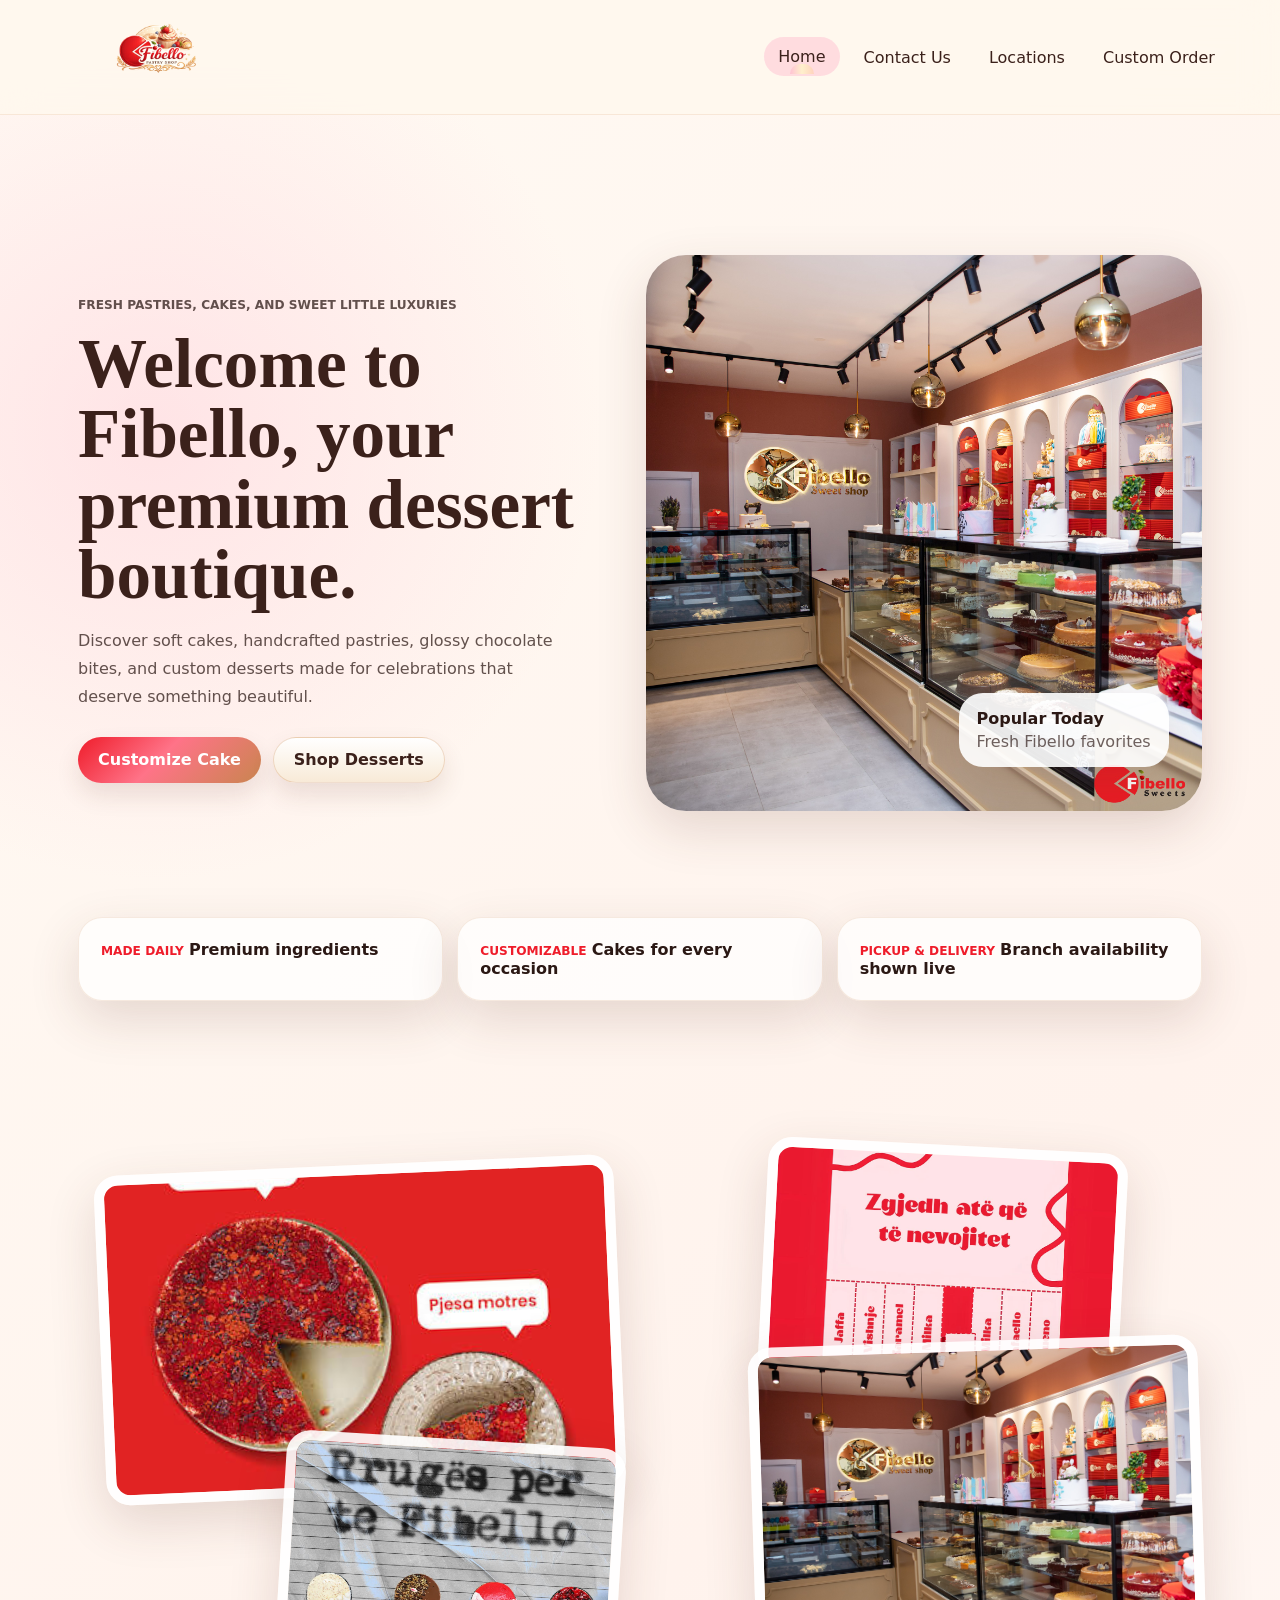
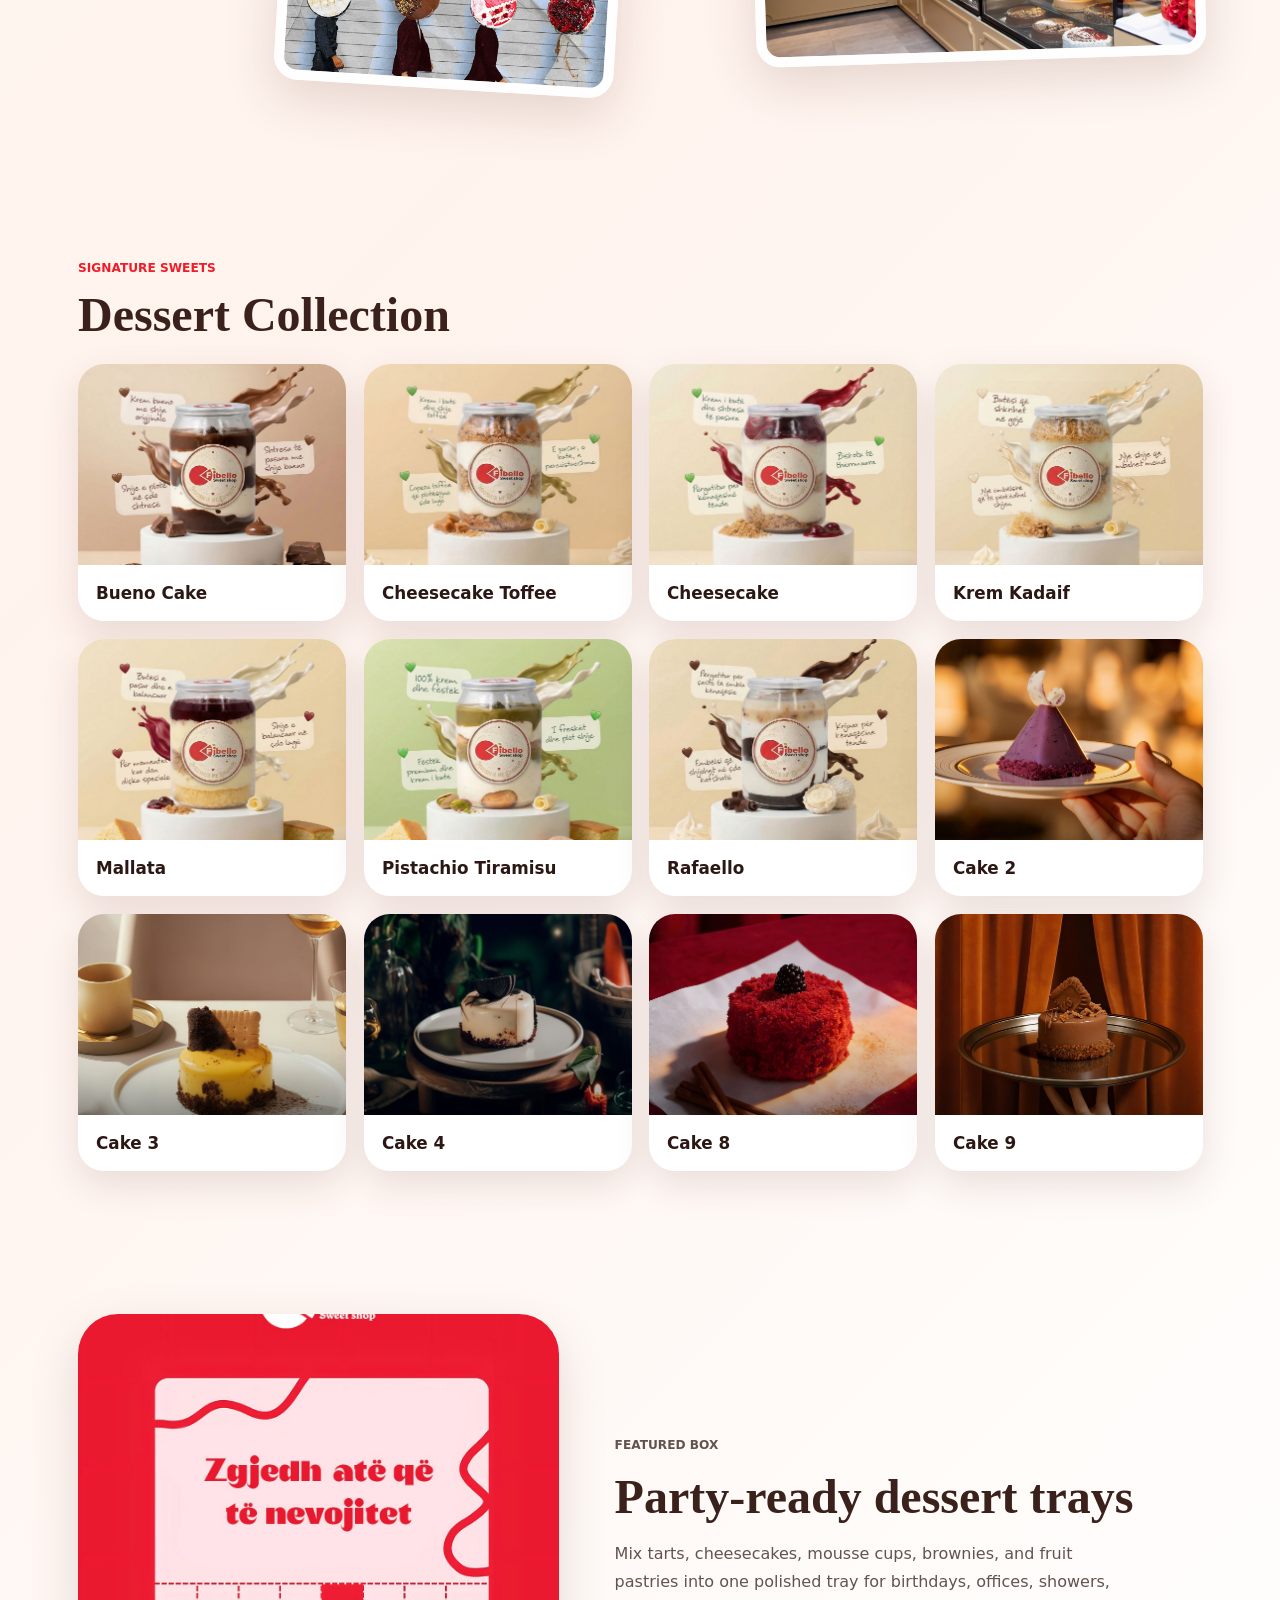
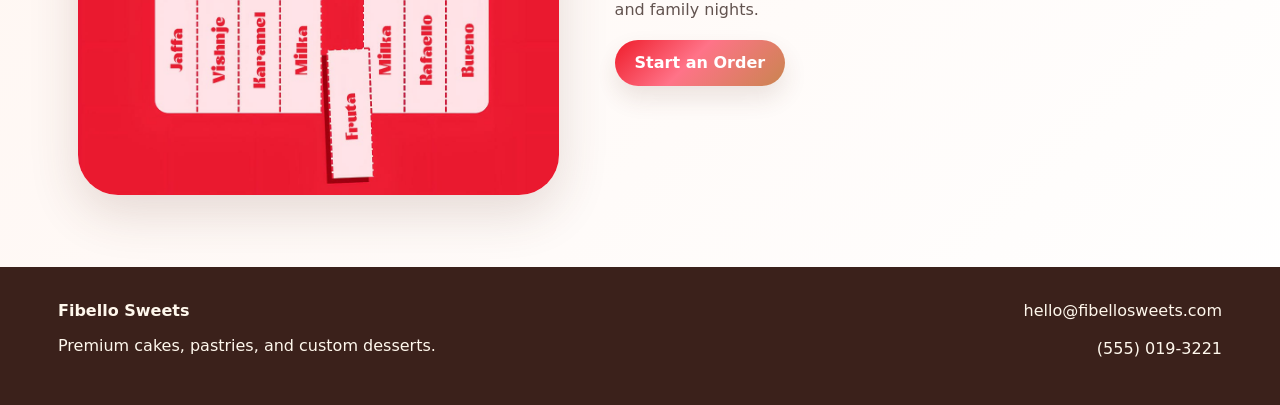
<file: fibello-sweets-pink/index.html>
<!doctype html>
<html lang="en">
  <head>
    <meta charset="UTF-8" />
    <meta name="viewport" content="width=device-width, initial-scale=1.0" />
    <title>Fibello Sweets</title>
    <link rel="icon" type="image/png" href="assets/fibello-logo.png?v=pastry-logo" />
    <link rel="stylesheet" href="styles.css" />
  </head>
  <body>
    <header class="site-header">
      <nav class="nav" aria-label="Main navigation">
        <a class="brand" href="index.html" aria-label="Fibello home">
          <img src="assets/fibello-logo.png?v=pastry-logo" alt="Fibello Pastry Shop logo" />
        </a>
        <button class="menu-toggle" aria-label="Toggle menu" aria-expanded="false">
          <span></span>
          <span></span>
          <span></span>
        </button>
        <div class="nav-links">
          <a class="active" href="index.html">Home</a>
          <a href="contact.html">Contact Us</a>
          <a href="locations.html">Locations</a>
          <a href="custom-order.html">Custom Order</a>
        </div>
      </nav>
    </header>

    <main>
      <section id="home" class="page active">
        <div class="hero">
          <div class="hero-copy">
            <p class="eyebrow">Fresh pastries, cakes, and sweet little luxuries</p>
            <h1>Welcome to Fibello, your premium dessert boutique.</h1>
            <p>
              Discover soft cakes, handcrafted pastries, glossy chocolate bites, and custom desserts made for celebrations that deserve something beautiful.
            </p>
            <div class="hero-actions">
              <a class="frost-btn primary" href="custom-order.html">Customize Cake</a>
              <a class="frost-btn ghost" href="#desserts">Shop Desserts</a>
            </div>
          </div>
          <div class="hero-dessert" aria-label="Featured dessert">
            <img src="fibellosweets/fibellosweets.jpg" alt="Fibello sweets display" />
            <div class="floating-card">
              <strong>Popular Today</strong>
              <span>Fresh Fibello favorites</span>
            </div>
          </div>
        </div>

        <section class="section strip">
          <div>
            <span class="mini-label">Made daily</span>
            <strong>Premium ingredients</strong>
          </div>
          <div>
            <span class="mini-label">Customizable</span>
            <strong>Cakes for every occasion</strong>
          </div>
          <div>
            <span class="mini-label">Pickup & delivery</span>
            <strong>Branch availability shown live</strong>
          </div>
        </section>

        <section class="section home-gallery" aria-label="Fibello sweets photos">
          <div class="photo-scatter">
            <img class="scatter-one" src="fibellosweets/fibello-display.jpg" alt="Fibello dessert display" />
            <img class="scatter-two" src="fibellosweets/taste.jpg" alt="Fibello dessert close-up" />
            <img class="scatter-three" src="fibellosweets/walking-cake.jpg" alt="Fibello cake display" />
            <img class="scatter-four" src="fibellosweets/fibellosweets.jpg" alt="Fibello sweets assortment" />
          </div>
        </section>

        <section id="desserts" class="section">
          <div class="section-heading">
            <div>
              <p class="eyebrow">Signature sweets</p>
              <h2>Dessert Collection</h2>
            </div>
          </div>
          <div id="dessert-grid" class="dessert-grid" aria-live="polite"></div>
        </section>

        <section class="section featured">
          <div class="feature-image">
            <img src="fibellosweets/taste.jpg" alt="Fibello dessert close-up" />
          </div>
          <div class="feature-copy">
            <p class="eyebrow">Featured box</p>
            <h2>Party-ready dessert trays</h2>
            <p>Mix tarts, cheesecakes, mousse cups, brownies, and fruit pastries into one polished tray for birthdays, offices, showers, and family nights.</p>
            <a class="frost-btn primary" href="custom-order.html">Start an Order</a>
          </div>
        </section>
      </section>
    </main>

    <footer class="footer">
      <div>
        <strong>Fibello Sweets</strong>
        <p>Premium cakes, pastries, and custom desserts.</p>
      </div>
      <div>
        <a href="mailto:hello@fibellosweets.com">hello@fibellosweets.com</a>
        <span>(555) 019-3221</span>
      </div>
    </footer>

    <script type="module" src="js/nav.js"></script>
    <script type="module" src="js/products.js"></script>
  </body>
</html>
</file>
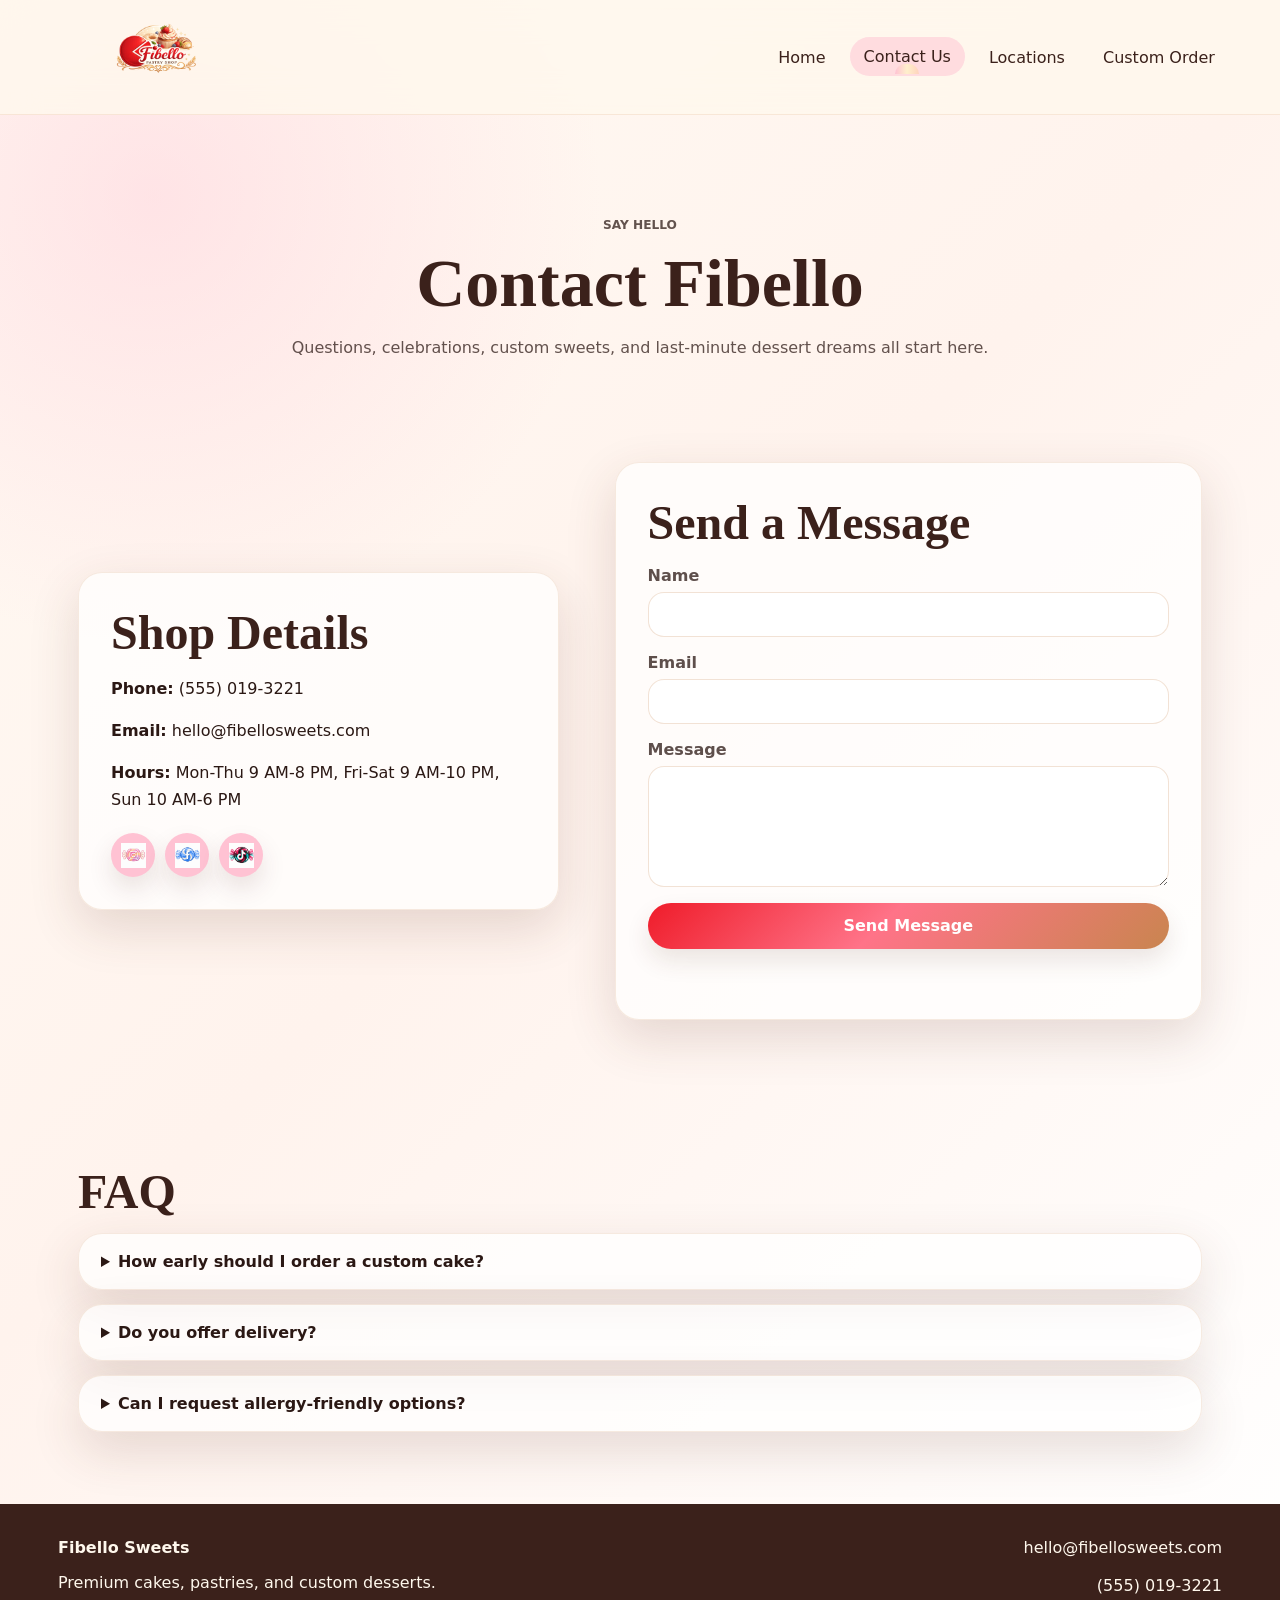
<file: fibello-sweets-pink/contact.html>
<!doctype html>
<html lang="en">
  <head>
    <meta charset="UTF-8" />
    <meta name="viewport" content="width=device-width, initial-scale=1.0" />
    <title>Contact Us | Fibello Sweets</title>
    <link rel="icon" type="image/png" href="assets/fibello-logo.png?v=pastry-logo" />
    <link rel="stylesheet" href="styles.css" />
  </head>
  <body>
    <header class="site-header">
      <nav class="nav" aria-label="Main navigation">
        <a class="brand" href="index.html" aria-label="Fibello home">
          <img src="assets/fibello-logo.png?v=pastry-logo" alt="Fibello Pastry Shop logo" />
        </a>
        <button class="menu-toggle" aria-label="Toggle menu" aria-expanded="false"><span></span><span></span><span></span></button>
        <div class="nav-links">
          <a href="index.html">Home</a>
          <a class="active" href="contact.html">Contact Us</a>
          <a href="locations.html">Locations</a>
          <a href="custom-order.html">Custom Order</a>
        </div>
      </nav>
    </header>

    <main>
      <section class="page active">
        <div class="page-hero compact">
          <p class="eyebrow">Say hello</p>
          <h1>Contact Fibello</h1>
          <p>Questions, celebrations, custom sweets, and last-minute dessert dreams all start here.</p>
        </div>
        <section class="contact-layout section">
          <div class="contact-card">
            <h2>Shop Details</h2>
            <p><strong>Phone:</strong> <a href="tel:+15550193221">(555) 019-3221</a></p>
            <p><strong>Email:</strong> <a href="mailto:hello@fibellosweets.com">hello@fibellosweets.com</a></p>
            <p><strong>Hours:</strong> Mon-Thu 9 AM-8 PM, Fri-Sat 9 AM-10 PM, Sun 10 AM-6 PM</p>
            <div class="social-row" aria-label="Social links">
              <a class="social-dessert" href="https://www.instagram.com/fibellosweets/?hl=en" aria-label="Instagram" target="_blank" rel="noopener">
                <img src="fibellosweets/social-media/instagram-logo.png" alt="" />
              </a>
              <a class="social-dessert" href="https://www.facebook.com/fibellollc/" aria-label="Facebook" target="_blank" rel="noopener">
                <img src="fibellosweets/social-media/facebook-logo.png" alt="" />
              </a>
              <a class="social-dessert" href="https://www.tiktok.com/@fibellosweets" aria-label="TikTok" target="_blank" rel="noopener">
                <img src="fibellosweets/social-media/tiktok-logo.png" alt="" />
              </a>
            </div>
          </div>
          <form class="contact-form" id="contact-form">
            <h2>Send a Message</h2>
            <label>Name<input name="name" required /></label>
            <label>Email<input type="email" name="email" required /></label>
            <label>Message<textarea name="message" rows="5" required></textarea></label>
            <button class="frost-btn primary" type="submit">Send Message</button>
            <p class="form-status" role="status"></p>
          </form>
        </section>
        <section class="section faq">
          <h2>FAQ</h2>
          <details>
            <summary>How early should I order a custom cake?</summary>
            <p>Three to five days is ideal. Larger event cakes may need one to two weeks.</p>
          </details>
          <details>
            <summary>Do you offer delivery?</summary>
            <p>Yes, delivery availability depends on branch schedule and distance.</p>
          </details>
          <details>
            <summary>Can I request allergy-friendly options?</summary>
            <p>Add allergy notes to your custom order and our team will confirm what is possible.</p>
          </details>
        </section>
      </section>
    </main>

    <footer class="footer">
      <div><strong>Fibello Sweets</strong><p>Premium cakes, pastries, and custom desserts.</p></div>
      <div><a href="mailto:hello@fibellosweets.com">hello@fibellosweets.com</a><span>(555) 019-3221</span></div>
    </footer>

    <script type="module" src="js/nav.js"></script>
    <script type="module" src="js/contact.js"></script>
  </body>
</html>
</file>
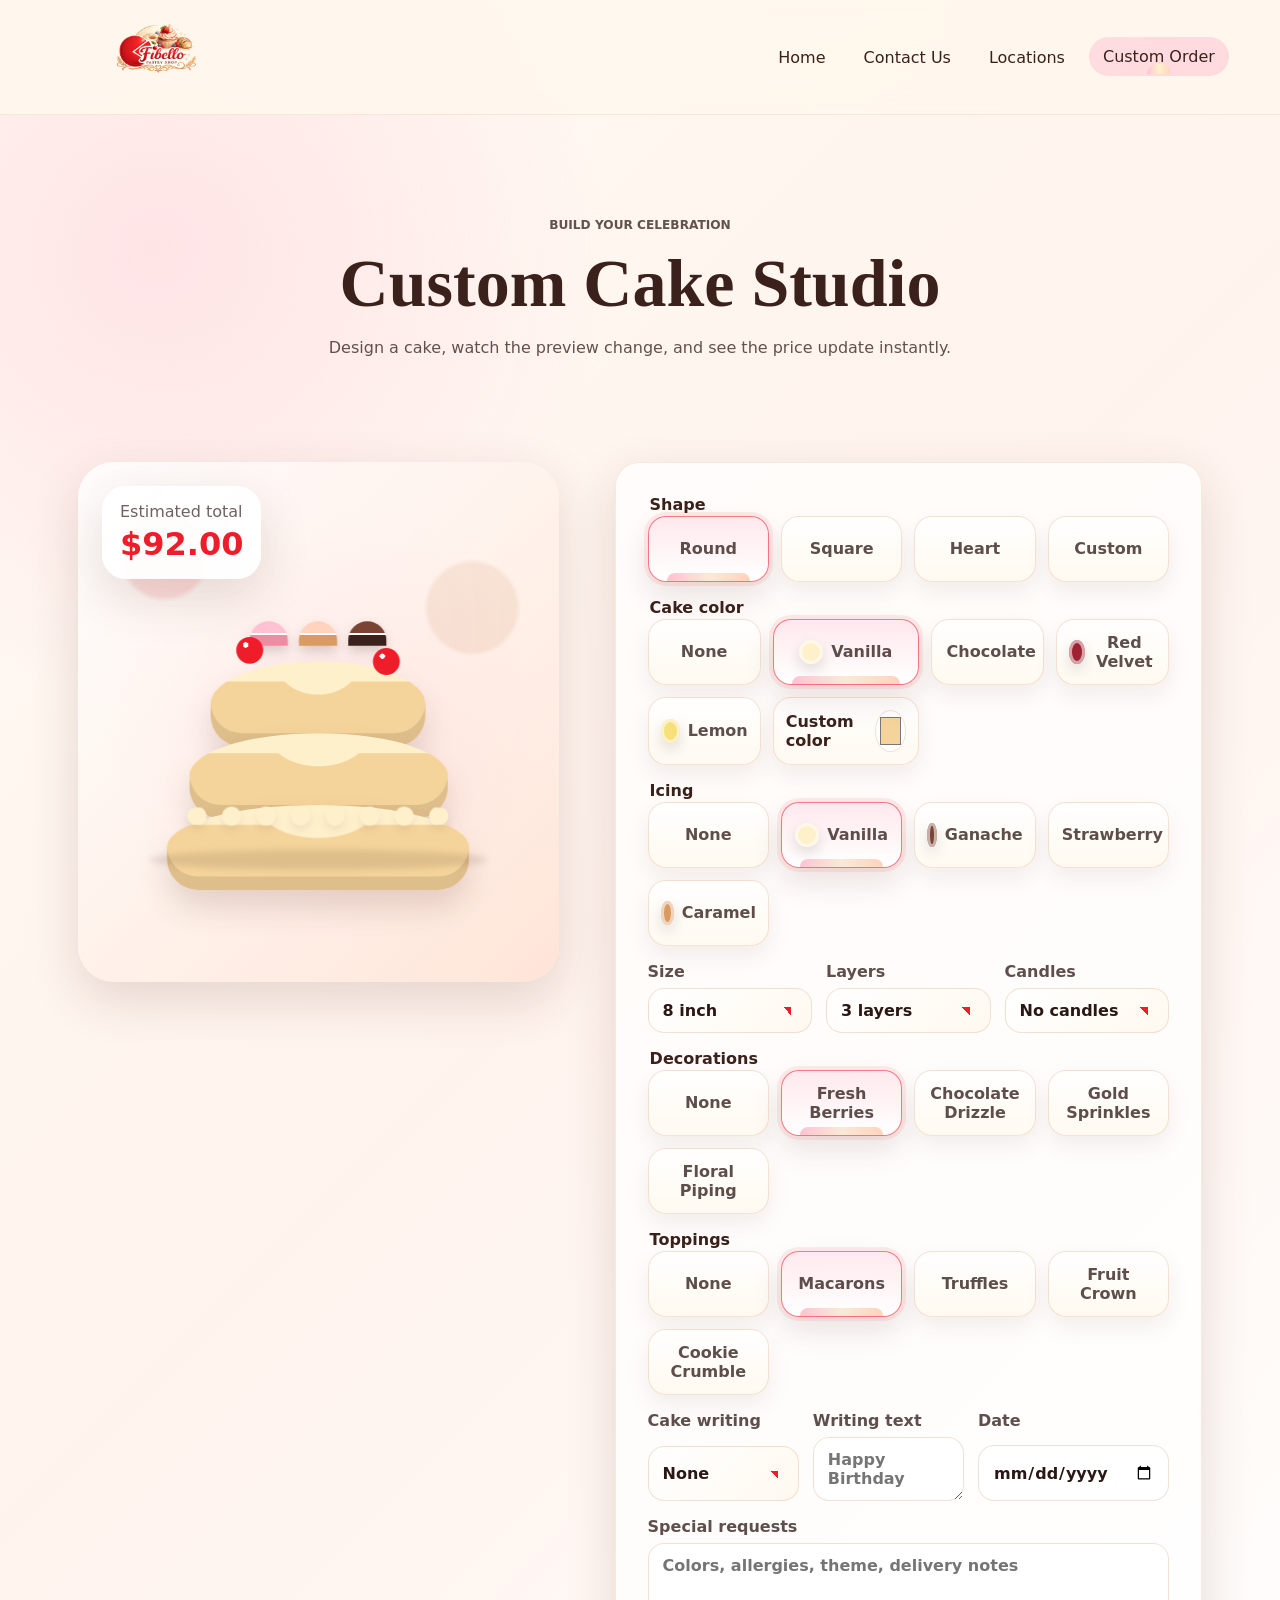
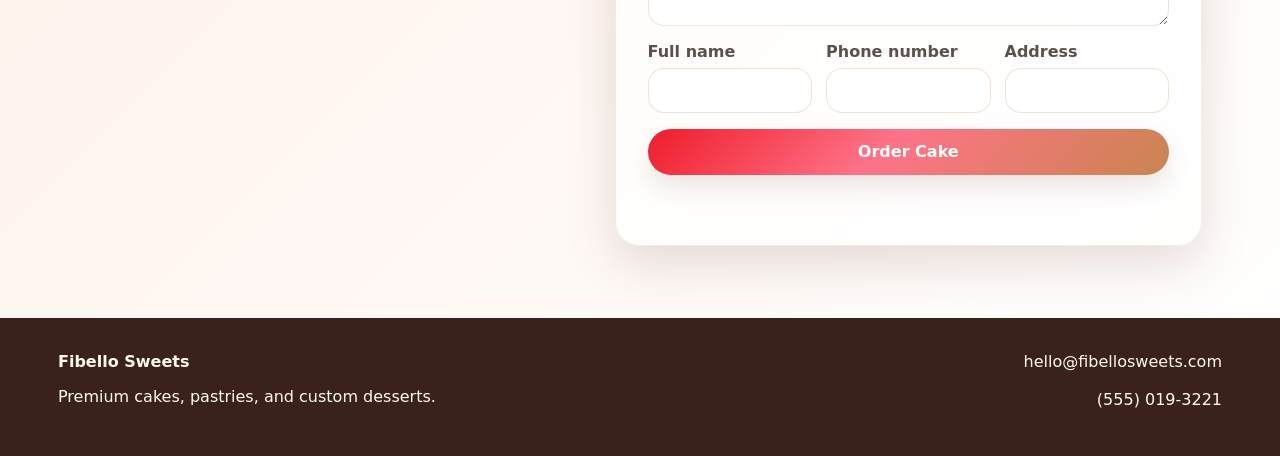
<file: fibello-sweets-pink/custom-order.html>
<!doctype html>
<html lang="en">
  <head>
    <meta charset="UTF-8" />
    <meta name="viewport" content="width=device-width, initial-scale=1.0" />
    <title>Custom Order | Fibello Sweets</title>
    <link rel="icon" type="image/png" href="assets/fibello-logo.png?v=pastry-logo" />
    <link rel="stylesheet" href="styles.css" />
  </head>
  <body>
    <header class="site-header">
      <nav class="nav" aria-label="Main navigation">
        <a class="brand" href="index.html" aria-label="Fibello home"><img src="assets/fibello-logo.png?v=pastry-logo" alt="Fibello Pastry Shop logo" /></a>
        <button class="menu-toggle" aria-label="Toggle menu" aria-expanded="false"><span></span><span></span><span></span></button>
        <div class="nav-links">
          <a href="index.html">Home</a>
          <a href="contact.html">Contact Us</a>
          <a href="locations.html">Locations</a>
          <a class="active" href="custom-order.html">Custom Order</a>
        </div>
      </nav>
    </header>

    <main>
      <section class="page active">
        <div class="page-hero compact">
          <p class="eyebrow">Build your celebration</p>
          <h1>Custom Cake Studio</h1>
          <p>Design a cake, watch the preview change, and see the price update instantly.</p>
        </div>
        <section class="section cake-studio">
          <div class="cake-preview-wrap">
            <div class="cake-preview" id="cake-preview" aria-label="Live cake preview">
              <div class="topping-tray" id="topping-preview"></div>
              <div class="drizzle-preview" id="drizzle-preview"></div>
              <div class="decoration-preview" id="decoration-preview"></div>
              <div class="cake-layer layer-three"></div>
              <div class="cake-layer layer-two"></div>
              <div class="cake-layer layer-one"></div>
              <div class="candles" id="candles-preview"></div>
            </div>
            <div class="price-card">
              <span>Estimated total</span>
              <strong id="cake-price">$48</strong>
            </div>
          </div>
          <form class="builder-form" id="cake-form">
            <fieldset class="option-group">
              <legend>Shape</legend>
              <label class="option-card"><input type="radio" name="shape" value="Round" checked /><span>Round</span></label>
              <label class="option-card"><input type="radio" name="shape" value="Square" /><span>Square</span></label>
              <label class="option-card"><input type="radio" name="shape" value="Heart" /><span>Heart</span></label>
              <label class="option-card"><input type="radio" name="shape" value="Custom" /><span>Custom</span></label>
            </fieldset>

            <fieldset class="option-group swatch-group">
              <legend>Cake color</legend>
              <label class="option-card"><input type="radio" name="flavor" value="None" /><span>None</span></label>
              <label class="option-card"><input type="radio" name="flavor" value="Vanilla Bean" checked /><span class="swatch vanilla"></span><span>Vanilla</span></label>
              <label class="option-card"><input type="radio" name="flavor" value="Chocolate Fudge" /><span class="swatch cocoa"></span><span>Chocolate</span></label>
              <label class="option-card"><input type="radio" name="flavor" value="Red Velvet" /><span class="swatch velvet"></span><span>Red Velvet</span></label>
              <label class="option-card"><input type="radio" name="flavor" value="Lemon Cloud" /><span class="swatch lemon"></span><span>Lemon</span></label>
              <label class="color-picker-card"><input type="radio" name="flavor" value="Custom Color" /><span>Custom color</span><input type="color" name="cakeColor" value="#f5d49b" /></label>
            </fieldset>

            <fieldset class="option-group swatch-group">
              <legend>Icing</legend>
              <label class="option-card"><input type="radio" name="icing" value="None" /><span>None</span></label>
              <label class="option-card"><input type="radio" name="icing" value="Vanilla Cream" checked /><span class="swatch icing-vanilla"></span><span>Vanilla</span></label>
              <label class="option-card"><input type="radio" name="icing" value="Chocolate Ganache" /><span class="swatch icing-chocolate"></span><span>Ganache</span></label>
              <label class="option-card"><input type="radio" name="icing" value="Strawberry Buttercream" /><span class="swatch icing-strawberry"></span><span>Strawberry</span></label>
              <label class="option-card"><input type="radio" name="icing" value="Caramel Whip" /><span class="swatch icing-caramel"></span><span>Caramel</span></label>
            </fieldset>

            <div class="control-grid compact-controls">
              <label>Size<select name="size"><option value="6">6 inch</option><option value="8" selected>8 inch</option><option value="10">10 inch</option><option value="12">12 inch</option></select></label>
              <label>Layers<select name="layers"><option value="1">1 layer</option><option value="2">2 layers</option><option value="3" selected>3 layers</option></select></label>
              <label>Candles<select name="candles"><option value="0">No candles</option><option value="3">3 candles</option><option value="6">6 candles</option><option value="12">12 candles</option></select></label>
            </div>

            <fieldset class="option-group">
              <legend>Decorations</legend>
              <label class="option-card"><input type="radio" name="decorations" value="None" /><span>None</span></label>
              <label class="option-card"><input type="radio" name="decorations" value="Fresh Berries" checked /><span>Fresh Berries</span></label>
              <label class="option-card"><input type="radio" name="decorations" value="Chocolate Drizzle" /><span>Chocolate Drizzle</span></label>
              <label class="option-card"><input type="radio" name="decorations" value="Gold Sprinkles" /><span>Gold Sprinkles</span></label>
              <label class="option-card"><input type="radio" name="decorations" value="Floral Piping" /><span>Floral Piping</span></label>
            </fieldset>

            <fieldset class="option-group">
              <legend>Toppings</legend>
              <label class="option-card"><input type="radio" name="toppings" value="None" /><span>None</span></label>
              <label class="option-card"><input type="radio" name="toppings" value="Macarons" checked /><span>Macarons</span></label>
              <label class="option-card"><input type="radio" name="toppings" value="Truffles" /><span>Truffles</span></label>
              <label class="option-card"><input type="radio" name="toppings" value="Fruit Crown" /><span>Fruit Crown</span></label>
              <label class="option-card"><input type="radio" name="toppings" value="Cookie Crumble" /><span>Cookie Crumble</span></label>
            </fieldset>

            <div class="control-grid">
              <label>Cake writing<select name="writing"><option value="None" selected>None</option><option value="Add writing">Add writing</option></select></label>
              <label>Writing text<textarea name="text" rows="2" maxlength="40" placeholder="Happy Birthday" disabled></textarea></label>
              <label>Date<input type="date" name="date" required /></label>
            </div>
            <label>Special requests<textarea name="notes" rows="3" placeholder="Colors, allergies, theme, delivery notes"></textarea></label>
            <div class="control-grid">
              <label>Full name<input name="customer" required /></label>
              <label>Phone number<input name="phone" required /></label>
              <label>Address<input name="address" required /></label>
            </div>
            <button class="frost-btn primary wide" type="submit">Order Cake</button>
            <p class="form-status" role="status"></p>
          </form>
        </section>
      </section>
    </main>

    <footer class="footer">
      <div><strong>Fibello Sweets</strong><p>Premium cakes, pastries, and custom desserts.</p></div>
      <div><a href="mailto:hello@fibellosweets.com">hello@fibellosweets.com</a><span>(555) 019-3221</span></div>
    </footer>

    <script type="module" src="js/nav.js"></script>
    <script type="module" src="js/custom-order.js"></script>
  </body>
</html>
</file>
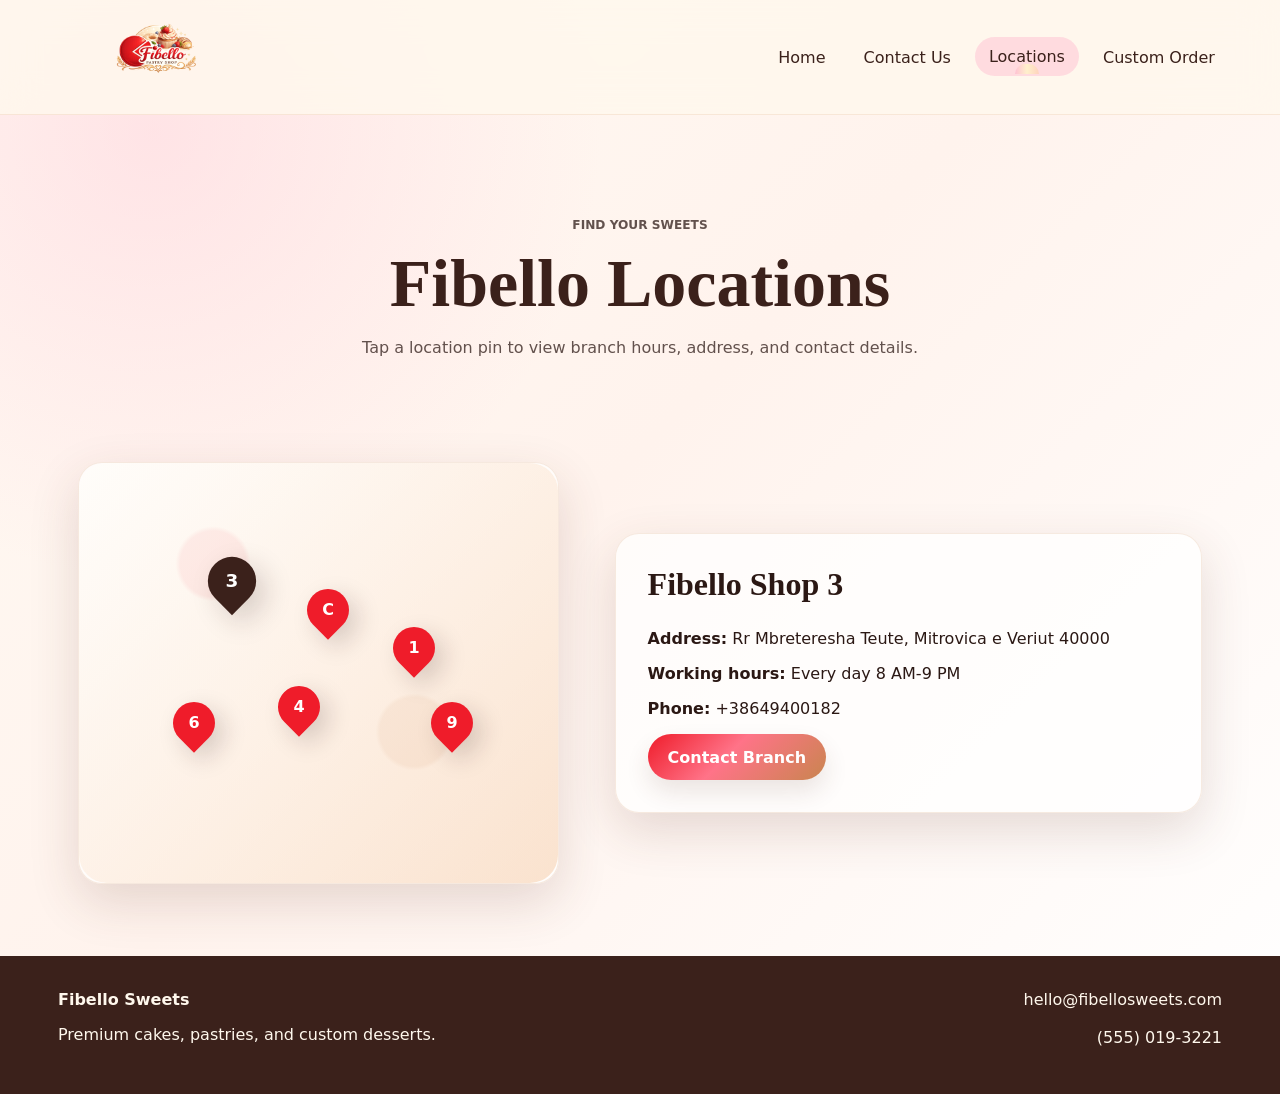
<file: fibello-sweets-pink/locations.html>
<!doctype html>
<html lang="en">
  <head>
    <meta charset="UTF-8" />
    <meta name="viewport" content="width=device-width, initial-scale=1.0" />
    <title>Locations | Fibello Sweets</title>
    <link rel="icon" type="image/png" href="assets/fibello-logo.png?v=pastry-logo" />
    <link rel="stylesheet" href="styles.css" />
  </head>
  <body>
    <header class="site-header">
      <nav class="nav" aria-label="Main navigation">
        <a class="brand" href="index.html" aria-label="Fibello home"><img src="assets/fibello-logo.png?v=pastry-logo" alt="Fibello Pastry Shop logo" /></a>
        <button class="menu-toggle" aria-label="Toggle menu" aria-expanded="false"><span></span><span></span><span></span></button>
        <div class="nav-links">
          <a href="index.html">Home</a>
          <a href="contact.html">Contact Us</a>
          <a class="active" href="locations.html">Locations</a>
          <a href="custom-order.html">Custom Order</a>
        </div>
      </nav>
    </header>

    <main>
      <section class="page active">
        <div class="page-hero compact">
          <p class="eyebrow">Find your sweets</p>
          <h1>Fibello Locations</h1>
          <p>Tap a location pin to view branch hours, address, and contact details.</p>
        </div>
        <section class="section location-layout">
          <div class="map-panel">
            <div class="map-canvas" id="branch-map" aria-label="Interactive branch map">
              <button class="map-pin active" style="--x: 32%; --y: 28%" data-branch="Fibello Shop 3"><span>3</span></button>
              <button class="map-pin" style="--x: 52%; --y: 35%" data-branch="Fibello Concept"><span>C</span></button>
              <button class="map-pin" style="--x: 24%; --y: 62%" data-branch="Fibello Sweet Shop 6"><span>6</span></button>
              <button class="map-pin" style="--x: 46%; --y: 58%" data-branch="Fibello Sweet Shop 4"><span>4</span></button>
              <button class="map-pin" style="--x: 70%; --y: 44%" data-branch="Fibello Sweet Shop"><span>1</span></button>
              <button class="map-pin" style="--x: 78%; --y: 62%" data-branch="Fibello Sweetshop 9"><span>9</span></button>
            </div>
          </div>
          <article id="location-card" class="location-card"></article>
        </section>
      </section>
    </main>

    <footer class="footer">
      <div><strong>Fibello Sweets</strong><p>Premium cakes, pastries, and custom desserts.</p></div>
      <div><a href="mailto:hello@fibellosweets.com">hello@fibellosweets.com</a><span>(555) 019-3221</span></div>
    </footer>

    <script type="module" src="js/nav.js"></script>
    <script type="module" src="js/locations.js"></script>
  </body>
</html>
</file>
<file: fibello-sweets-pink/styles.css>
:root {
  --cream: #fff8ed;
  --vanilla: #f8ead7;
  --peach: #ffd3bd;
  --pink: #ffc2d3;
  --caramel: #c9854f;
  --chocolate: #3b211b;
  --berry: #ef1c2a;
  --ink: #2b1814;
  --white: #ffffff;
  --shadow: 0 18px 50px rgba(92, 48, 35, 0.16);
}

* {
  box-sizing: border-box;
}

html {
  scroll-behavior: smooth;
}

body {
  margin: 0;
  font-family: Inter, ui-sans-serif, system-ui, -apple-system, BlinkMacSystemFont, "Segoe UI", sans-serif;
  color: var(--ink);
  background:
    radial-gradient(circle at 12% 12%, rgba(255, 194, 211, 0.38), transparent 28rem),
    linear-gradient(135deg, #fffaf3 0%, #fff3ed 46%, #fff 100%);
}

a {
  color: inherit;
  text-decoration: none;
}

button,
input,
select,
textarea {
  font: inherit;
}

img {
  display: block;
  max-width: 100%;
}

.site-header {
  position: sticky;
  top: 0;
  z-index: 20;
  padding: 14px clamp(16px, 4vw, 52px);
  background: rgba(255, 248, 237, 0.82);
  backdrop-filter: blur(18px);
  border-bottom: 1px solid rgba(201, 133, 79, 0.14);
}

.nav {
  display: flex;
  align-items: center;
  justify-content: space-between;
  max-width: 1180px;
  margin: auto;
}

.brand img {
  width: 210px;
  height: 86px;
  object-fit: contain;
  object-position: center;
  border-radius: 10px;
}

.nav-links {
  display: flex;
  align-items: center;
  gap: 10px;
}

.nav-links a,
.admin-pill {
  border: 0;
  background: transparent;
  color: var(--chocolate);
  padding: 10px 14px;
  border-radius: 999px;
  cursor: pointer;
  transition: background 180ms ease, transform 180ms ease;
}

.nav-links a:hover,
.admin-pill:hover,
.nav-links a.active {
  background: rgba(255, 194, 211, 0.52);
  transform: translateY(-1px);
}

.nav-links a {
  position: relative;
}

.nav-links a::after {
  content: "";
  position: absolute;
  left: 50%;
  bottom: 2px;
  width: 24px;
  height: 10px;
  border-radius: 999px 999px 8px 8px;
  background: linear-gradient(90deg, #ffc2d3, #fff0cc, #ffd3bd);
  opacity: 0;
  transform: translate(-50%, 8px) scale(0.7);
  transition: opacity 180ms ease, transform 180ms ease;
}

.nav-links a:hover::after,
.nav-links a.active::after {
  opacity: 1;
  transform: translate(-50%, 0) scale(1);
}

.menu-toggle {
  display: none;
  width: 44px;
  height: 44px;
  border: 0;
  border-radius: 50%;
  background: var(--white);
  box-shadow: var(--shadow);
}

.menu-toggle span {
  display: block;
  width: 20px;
  height: 2px;
  margin: 4px auto;
  background: var(--chocolate);
}

.page {
  display: none;
  animation: fadeUp 380ms ease both;
}

.page.active {
  display: block;
}

.hero {
  max-width: 1180px;
  min-height: calc(100vh - 110px);
  margin: auto;
  padding: clamp(34px, 6vw, 76px) clamp(16px, 4vw, 28px) 30px;
  display: grid;
  grid-template-columns: minmax(0, 0.95fr) minmax(320px, 1.05fr);
  gap: clamp(28px, 5vw, 72px);
  align-items: center;
}

.hero h1,
.page-hero h1 {
  margin: 0;
  font-family: Georgia, "Times New Roman", serif;
  font-size: clamp(40px, 5.4vw, 70px);
  line-height: 1.02;
  letter-spacing: 0;
  color: var(--chocolate);
}

.hero p,
.page-hero p,
.feature-copy p {
  line-height: 1.75;
  color: rgba(43, 24, 20, 0.74);
}

.eyebrow,
.mini-label {
  color: var(--berry);
  font-weight: 800;
  text-transform: uppercase;
  font-size: 0.76rem;
  letter-spacing: 0;
}

.hero-actions {
  display: flex;
  flex-wrap: wrap;
  gap: 12px;
  margin-top: 26px;
}

.frost-btn {
  position: relative;
  display: inline-flex;
  justify-content: center;
  align-items: center;
  min-height: 46px;
  padding: 12px 20px;
  border: 0;
  border-radius: 999px;
  cursor: pointer;
  font-weight: 800;
  color: var(--chocolate);
  background: linear-gradient(180deg, #fff, var(--vanilla));
  box-shadow: 0 12px 24px rgba(92, 48, 35, 0.12);
  transition: transform 180ms ease, box-shadow 180ms ease, filter 180ms ease;
  overflow: hidden;
  isolation: isolate;
}

.frost-btn::before {
  content: "";
  position: absolute;
  top: -10px;
  left: 18%;
  width: 12px;
  height: 12px;
  border-radius: 50%;
  background: #fff0cc;
  box-shadow:
    28px 5px 0 #ffc2d3,
    58px -2px 0 #c9854f,
    88px 6px 0 rgba(255, 255, 255, 0.86);
  opacity: 0;
  transform: translateY(-12px) rotate(0deg);
  transition: opacity 180ms ease;
  pointer-events: none;
}

.frost-btn::after {
  content: "";
  position: absolute;
  inset: 0;
  background: linear-gradient(110deg, transparent 8%, rgba(255, 255, 255, 0.66) 35%, transparent 58%);
  transform: translateX(-120%);
  transition: transform 420ms ease;
  pointer-events: none;
}

.frost-btn:hover {
  transform: translateY(-2px);
  box-shadow: 0 18px 32px rgba(92, 48, 35, 0.18);
  filter: saturate(1.05);
}

.frost-btn:hover::before {
  opacity: 1;
  animation: sprinkleFall 760ms ease both;
}

.frost-btn:hover::after {
  transform: translateX(120%);
}

.frost-btn.primary {
  color: var(--white);
  background: linear-gradient(135deg, var(--berry), #ff7388 45%, var(--caramel));
}

.frost-btn.ghost {
  border: 1px solid rgba(201, 133, 79, 0.28);
}

.frost-btn.small {
  min-height: 40px;
  padding: 10px 16px;
}

.frost-btn.wide {
  width: 100%;
}

.hero-dessert {
  position: relative;
}

.hero-dessert img,
.feature-image img {
  width: 100%;
  aspect-ratio: 1 / 1;
  object-fit: cover;
  border-radius: 40px;
  box-shadow: var(--shadow);
}

.floating-card,
.price-card {
  position: absolute;
  right: 6%;
  bottom: 8%;
  display: grid;
  gap: 4px;
  padding: 16px 18px;
  border-radius: 24px;
  background: rgba(255, 255, 255, 0.9);
  box-shadow: var(--shadow);
}

.floating-card span,
.price-card span {
  color: rgba(43, 24, 20, 0.68);
}

.section {
  max-width: 1180px;
  margin: auto;
  padding: clamp(34px, 6vw, 72px) clamp(16px, 4vw, 28px);
}

.strip {
  display: grid;
  grid-template-columns: repeat(3, 1fr);
  gap: 14px;
  padding-top: 12px;
}

.strip div,
.contact-card,
.contact-form,
.location-card,
.builder-form,
.map-panel,
.faq details,
.admin-modal {
  border: 1px solid rgba(201, 133, 79, 0.16);
  background: rgba(255, 255, 255, 0.72);
  box-shadow: var(--shadow);
  border-radius: 24px;
}

.strip div {
  padding: 22px;
}

.section-heading {
  display: flex;
  align-items: end;
  justify-content: space-between;
  gap: 18px;
  margin-bottom: 22px;
}

.section-heading h2,
.feature-copy h2,
.contact-card h2,
.contact-form h2,
.faq h2 {
  margin: 0;
  font-family: Georgia, "Times New Roman", serif;
  font-size: clamp(30px, 4vw, 48px);
  color: var(--chocolate);
}

.dessert-grid {
  display: grid;
  grid-template-columns: repeat(4, 1fr);
  gap: 18px;
}

.dessert-card {
  border-radius: 26px;
  overflow: hidden;
  background: var(--white);
  box-shadow: 0 14px 36px rgba(92, 48, 35, 0.13);
  transition: transform 180ms ease, box-shadow 180ms ease;
  animation: dessertFloat 520ms ease both;
  animation-delay: calc(var(--card-index, 0) * 55ms);
}

.dessert-card:hover {
  transform: translateY(-6px) rotate(-0.4deg);
  box-shadow: 0 20px 50px rgba(92, 48, 35, 0.2);
}

.dessert-card img {
  width: 100%;
  aspect-ratio: 4 / 3;
  object-fit: cover;
}

.dessert-card-body {
  display: grid;
  gap: 9px;
  padding: 18px;
}

.dessert-card h3 {
  margin: 0;
  font-size: 1.05rem;
}

.dessert-card p {
  margin: 0;
  color: rgba(43, 24, 20, 0.68);
  line-height: 1.5;
}

.price {
  color: var(--berry);
  font-weight: 900;
}

.photo-scatter {
  position: relative;
  min-height: 560px;
}

.photo-scatter img {
  position: absolute;
  object-fit: cover;
  border: 10px solid rgba(255, 255, 255, 0.9);
  border-radius: 24px;
  box-shadow: var(--shadow);
  transition: transform 240ms ease, box-shadow 240ms ease;
}

.photo-scatter img:hover {
  z-index: 4;
  transform: translateY(-6px) rotate(0deg) scale(1.02);
  box-shadow: 0 24px 58px rgba(92, 48, 35, 0.22);
}

.scatter-one {
  left: 2%;
  top: 20px;
  width: min(48%, 520px);
  height: 330px;
  transform: rotate(-2.5deg);
}

.scatter-two {
  right: 7%;
  top: 0;
  width: min(34%, 360px);
  height: 240px;
  transform: rotate(3deg);
}

.scatter-three {
  left: 18%;
  bottom: 16px;
  width: min(32%, 340px);
  height: 250px;
  transform: rotate(3.5deg);
}

.scatter-four {
  right: 0;
  bottom: 44px;
  width: min(42%, 450px);
  height: 320px;
  transform: rotate(-1.8deg);
}

.featured,
.contact-layout,
.location-layout,
.cake-studio {
  display: grid;
  grid-template-columns: 0.9fr 1.1fr;
  gap: clamp(24px, 5vw, 56px);
  align-items: center;
}

.feature-copy {
  max-width: 520px;
}

.page-hero {
  max-width: 920px;
  margin: auto;
  padding: clamp(42px, 8vw, 88px) clamp(18px, 5vw, 32px) 12px;
  text-align: center;
}

.page-hero.compact h1 {
  font-size: clamp(38px, 6vw, 68px);
}

.contact-card,
.contact-form,
.builder-form,
.location-card {
  padding: clamp(20px, 4vw, 32px);
}

.contact-card p {
  line-height: 1.65;
}

.social-row {
  display: flex;
  gap: 10px;
  margin-top: 20px;
}

.social-row a,
.icon-btn {
  display: inline-grid;
  place-items: center;
  width: 44px;
  height: 44px;
  border-radius: 50%;
  border: 0;
  background: var(--pink);
  font-weight: 900;
  color: var(--chocolate);
}

.social-dessert {
  position: relative;
  overflow: hidden;
  background: var(--white);
  box-shadow: 0 12px 24px rgba(92, 48, 35, 0.13);
  transition: transform 180ms ease, box-shadow 180ms ease;
}

.social-dessert img {
  width: 25px;
  height: 25px;
  object-fit: contain;
}

.social-dessert:hover {
  transform: translateY(-4px) rotate(-3deg);
  box-shadow: 0 18px 34px rgba(92, 48, 35, 0.2);
}

label {
  display: grid;
  gap: 7px;
  color: rgba(43, 24, 20, 0.76);
  font-weight: 700;
}

input,
select,
textarea {
  width: 100%;
  border: 1px solid rgba(201, 133, 79, 0.24);
  border-radius: 16px;
  padding: 12px 14px;
  color: var(--ink);
  background: rgba(255, 255, 255, 0.86);
  outline: 0;
}

select {
  appearance: none;
  background:
    linear-gradient(45deg, transparent 50%, var(--berry) 50%) calc(100% - 20px) 52% / 8px 8px no-repeat,
    linear-gradient(135deg, rgba(255, 255, 255, 0.96), rgba(255, 248, 237, 0.86));
  cursor: pointer;
  font-weight: 800;
}

input:focus,
select:focus,
textarea:focus {
  border-color: var(--berry);
  box-shadow: 0 0 0 4px rgba(239, 28, 42, 0.1);
}

.contact-form,
.builder-form,
.dessert-form,
.admin-login {
  display: grid;
  gap: 16px;
}

.form-status {
  min-height: 22px;
  margin: 0;
  color: var(--berry);
  font-weight: 800;
}

.faq {
  display: grid;
  gap: 14px;
}

.faq details {
  padding: 18px 22px;
}

.faq summary {
  cursor: pointer;
  font-weight: 900;
}

.map-canvas {
  position: relative;
  min-height: 420px;
  border-radius: 28px;
  background:
    linear-gradient(135deg, rgba(255, 255, 255, 0.72), rgba(255, 211, 189, 0.34)),
    radial-gradient(circle at 28% 24%, rgba(239, 28, 42, 0.18) 0 7%, transparent 8%),
    radial-gradient(circle at 70% 64%, rgba(201, 133, 79, 0.16) 0 8%, transparent 9%),
    linear-gradient(135deg, #fff8ed, #f8ead7);
  overflow: hidden;
  transition: background 280ms ease, filter 280ms ease;
}

.map-pin {
  position: absolute;
  left: var(--x);
  top: var(--y);
  width: 42px;
  height: 42px;
  transform: translate(-50%, -50%) rotate(-45deg);
  border: 0;
  border-radius: 50% 50% 50% 0;
  background: var(--berry);
  color: var(--white);
  font-weight: 900;
  cursor: pointer;
  box-shadow: 0 12px 24px rgba(43, 24, 20, 0.18);
  transition: transform 180ms ease, background 180ms ease;
}

.map-pin span {
  position: relative;
  z-index: 2;
  display: grid;
  place-items: center;
  width: 100%;
  height: 100%;
  margin: auto;
  border: 0;
  border-radius: 50%;
  background: transparent;
  color: var(--white);
  line-height: 1;
  transform: rotate(45deg);
}

.map-pin.active,
.map-pin:hover {
  background: var(--chocolate);
  transform: translate(-50%, -50%) rotate(-45deg) scale(1.15);
}

.location-card {
  animation: fadeUp 260ms ease both;
}

.location-card h2 {
  margin-top: 0;
  font-family: Georgia, "Times New Roman", serif;
  font-size: 2rem;
}

.cake-preview-wrap {
  position: sticky;
  top: 126px;
  align-self: start;
  min-height: 520px;
  display: grid;
  place-items: center;
  border-radius: 36px;
  background:
    radial-gradient(circle at 18% 18%, rgba(239, 28, 42, 0.12) 0 7%, transparent 8%),
    radial-gradient(circle at 82% 28%, rgba(201, 133, 79, 0.14) 0 8%, transparent 9%),
    linear-gradient(135deg, rgba(255, 255, 255, 0.86), rgba(255, 211, 189, 0.44)),
    radial-gradient(circle at center, rgba(255, 194, 211, 0.52), transparent 62%);
  box-shadow: var(--shadow);
  overflow: hidden;
}

.cake-preview {
  position: relative;
  width: min(78vw, 330px);
  height: 300px;
  display: grid;
  align-content: end;
  justify-items: center;
  --icing: #ffd5df;
  --cake-color: #f5d49b;
  --cake-radius: 50%;
  --cake-scale: 1;
  transform: scale(var(--cake-scale));
  transition: transform 260ms ease;
}

.cake-preview::before {
  content: "";
  position: absolute;
  left: 50%;
  bottom: 52px;
  width: 78%;
  height: 28px;
  z-index: 7;
  border-radius: 50%;
  transform: translateX(-50%);
  background:
    radial-gradient(circle at 8% 50%, var(--icing) 0 8px, transparent 9px),
    radial-gradient(circle at 20% 50%, var(--icing) 0 8px, transparent 9px),
    radial-gradient(circle at 32% 50%, var(--icing) 0 8px, transparent 9px),
    radial-gradient(circle at 44% 50%, var(--icing) 0 8px, transparent 9px),
    radial-gradient(circle at 56% 50%, var(--icing) 0 8px, transparent 9px),
    radial-gradient(circle at 68% 50%, var(--icing) 0 8px, transparent 9px),
    radial-gradient(circle at 80% 50%, var(--icing) 0 8px, transparent 9px),
    radial-gradient(circle at 92% 50%, var(--icing) 0 8px, transparent 9px);
  filter: drop-shadow(0 4px 4px rgba(43, 24, 20, 0.08));
  pointer-events: none;
}

.cake-preview::after {
  content: "";
  position: absolute;
  left: 50%;
  bottom: 18px;
  width: 92%;
  height: 18px;
  z-index: 1;
  border-radius: 50%;
  transform: translateX(-50%);
  background: rgba(59, 33, 27, 0.12);
  filter: blur(3px);
  pointer-events: none;
}

.cake-preview.preview-pop {
  animation: cakeWiggle 360ms ease both;
}

.cake-layer {
  width: 82%;
  height: 76px;
  margin-top: -12px;
  border-radius: var(--cake-radius) var(--cake-radius) 28px 28px;
  background:
    radial-gradient(ellipse at top, var(--icing) 0 27%, transparent 28%),
    linear-gradient(180deg, var(--icing) 0 23%, transparent 24%),
    var(--cake-color);
  box-shadow: inset 0 -12px 0 rgba(59, 33, 27, 0.12), 0 16px 28px rgba(92, 48, 35, 0.16);
  transition: width 240ms ease, height 240ms ease, opacity 200ms ease, transform 240ms ease, border-radius 240ms ease, background 240ms ease;
}

.layer-two {
  width: 70%;
}

.layer-three {
  width: 58%;
}

.hidden-layer {
  opacity: 0;
  height: 0;
  margin-top: 0;
  transform: translateY(20px) scale(0.8);
  pointer-events: none;
}

.shape-round {
  --cake-radius: 50%;
}

.shape-square {
  --cake-radius: 18px;
}

.shape-custom {
  --cake-radius: 36% 58% 28px 48px;
}

.shape-heart .cake-layer {
  border-radius: 48% 48% 26px 26px;
}

.shape-heart .layer-three {
  border-radius: 62% 62% 18px 18px;
  transform: rotate(-1deg);
}

.shape-heart .layer-three::before,
.shape-heart .layer-three::after {
  content: "";
  position: absolute;
}

.candles {
  position: absolute;
  bottom: 240px;
  display: flex;
  gap: 9px;
  z-index: 5;
  animation: fadeUp 260ms ease both;
}

.candles i {
  width: 8px;
  height: 38px;
  border-radius: 999px;
  background: repeating-linear-gradient(45deg, #fff 0 7px, var(--berry) 7px 14px);
}

.candles i::before {
  content: "";
  display: block;
  width: 9px;
  height: 12px;
  margin: -11px 0 0 -1px;
  border-radius: 50% 50% 45% 45%;
  background: #ffc44d;
}

.price-card {
  left: 24px;
  right: auto;
  top: 24px;
  bottom: auto;
}

.price-card strong {
  font-size: 2rem;
  color: var(--berry);
}

.control-grid {
  display: grid;
  grid-template-columns: repeat(3, 1fr);
  gap: 14px;
}

.compact-controls {
  align-items: end;
}

.option-group {
  display: grid;
  grid-template-columns: repeat(4, 1fr);
  gap: 12px;
  margin: 0;
  padding: 0;
  border: 0;
}

.option-group legend {
  grid-column: 1 / -1;
  margin-bottom: 2px;
  color: var(--chocolate);
  font-weight: 900;
}

.option-card {
  position: relative;
  min-height: 66px;
  display: flex;
  align-items: center;
  justify-content: center;
  gap: 8px;
  padding: 12px;
  border: 1px solid rgba(201, 133, 79, 0.22);
  border-radius: 18px;
  background: linear-gradient(180deg, rgba(255, 255, 255, 0.9), rgba(255, 248, 237, 0.82));
  box-shadow: 0 10px 22px rgba(92, 48, 35, 0.08);
  cursor: pointer;
  overflow: hidden;
  transition: transform 180ms ease, border-color 180ms ease, box-shadow 180ms ease, background 180ms ease;
}

.color-picker-card {
  min-height: 66px;
  display: flex;
  align-items: center;
  justify-content: space-between;
  gap: 10px;
  padding: 12px;
  border: 1px solid rgba(201, 133, 79, 0.22);
  border-radius: 18px;
  background: linear-gradient(180deg, rgba(255, 255, 255, 0.9), rgba(255, 248, 237, 0.82));
  box-shadow: 0 10px 22px rgba(92, 48, 35, 0.08);
  color: var(--chocolate);
  font-weight: 900;
  cursor: pointer;
}

.color-picker-card input[type="color"] {
  width: 42px;
  height: 42px;
  padding: 2px;
  border-radius: 50%;
  cursor: pointer;
}

.color-picker-card span {
  position: relative;
  z-index: 1;
}

.option-card::after {
  content: "";
  position: absolute;
  inset: auto 18px 0;
  height: 8px;
  border-radius: 999px 999px 0 0;
  background: linear-gradient(90deg, var(--pink), var(--vanilla), var(--peach));
  transform: translateY(9px);
  transition: transform 180ms ease;
}

.option-card:hover {
  transform: translateY(-2px);
  box-shadow: 0 14px 26px rgba(92, 48, 35, 0.12);
}

.option-card:hover::after,
.option-card:has(input:checked)::after {
  transform: translateY(0);
}

.option-card input,
.color-picker-card input[type="radio"] {
  position: absolute;
  opacity: 0;
  pointer-events: none;
}

.option-card span:last-child,
.option-card > span:first-of-type:not(.swatch) {
  position: relative;
  z-index: 1;
  font-weight: 900;
  text-align: center;
}

.option-card:has(input:checked) {
  border-color: rgba(239, 28, 42, 0.58);
  background: linear-gradient(180deg, rgba(255, 194, 211, 0.34), rgba(255, 255, 255, 0.92));
  box-shadow: 0 0 0 4px rgba(239, 28, 42, 0.08), 0 14px 30px rgba(92, 48, 35, 0.13);
}

.color-picker-card:has(input[type="radio"]:checked) {
  border-color: rgba(239, 28, 42, 0.58);
  background: linear-gradient(180deg, rgba(255, 194, 211, 0.34), rgba(255, 255, 255, 0.92));
  box-shadow: 0 0 0 4px rgba(239, 28, 42, 0.08), 0 14px 30px rgba(92, 48, 35, 0.13);
}

.swatch {
  width: 24px;
  height: 24px;
  border-radius: 50%;
  box-shadow: inset 0 0 0 3px rgba(255, 255, 255, 0.58), 0 6px 14px rgba(43, 24, 20, 0.14);
}

.vanilla,
.icing-vanilla {
  background: #fff0cc;
}

.cocoa,
.icing-chocolate {
  background: #7b4334;
}

.velvet {
  background: #9f2230;
}

.lemon {
  background: #f7df7a;
}

.icing-strawberry {
  background: #ffc2d3;
}

.icing-caramel {
  background: #d99b62;
}

.topping-tray,
.drizzle-preview,
.decoration-preview {
  position: absolute;
  left: 50%;
  width: 230px;
  transform: translateX(-50%);
  pointer-events: none;
  z-index: 6;
}

.topping-tray {
  bottom: var(--topping-bottom, 230px);
  display: flex;
  justify-content: center;
  align-items: end;
  gap: 10px;
  animation: toppingPop 280ms ease both;
}

.topping-tray span {
  display: block;
  filter: drop-shadow(0 5px 5px rgba(43, 24, 20, 0.18));
}

.macaron {
  width: 34px;
  height: 22px;
  border-radius: 999px 999px 10px 10px;
  background: linear-gradient(#ffc2d3 0 46%, #fff 47% 55%, #ef8ca2 56%);
}

.macaron.peach {
  background: linear-gradient(#ffd3bd 0 46%, #fff 47% 55%, #d99b62 56%);
}

.macaron.cocoa {
  background: linear-gradient(#7b4334 0 46%, #fff 47% 55%, #3b211b 56%);
}

.truffle {
  width: 28px;
  height: 28px;
  border-radius: 50%;
  background: radial-gradient(circle at 35% 30%, #fff8ed 0 12%, #7b4334 13% 100%);
}

.berry,
.citrus {
  width: 24px;
  height: 24px;
  border-radius: 50%;
}

.berry {
  background: radial-gradient(circle at 35% 30%, #fff 0 10%, #ef1c2a 11% 100%);
}

.citrus {
  background: radial-gradient(circle at 35% 30%, #fff 0 10%, #f7df7a 11% 100%);
}

.crumb {
  width: 14px;
  height: 14px;
  border-radius: 4px;
  background: #a45f37;
  transform: rotate(18deg);
}

.drizzle-preview {
  bottom: var(--drizzle-bottom, 196px);
  height: 56px;
  opacity: 0;
  transition: opacity 180ms ease;
}

.drizzle-preview.show-drizzle {
  opacity: 1;
}

.drizzle-preview::before {
  content: "";
  position: absolute;
  inset: 0;
  border-radius: 40% 40% 20px 20px;
  background:
    linear-gradient(90deg, transparent 7%, #4a241d 8% 13%, transparent 14% 28%, #4a241d 29% 35%, transparent 36% 50%, #4a241d 51% 56%, transparent 57% 73%, #4a241d 74% 80%, transparent 81%),
    linear-gradient(#4a241d, #7b4334);
  clip-path: polygon(0 0, 100% 0, 100% 35%, 82% 35%, 80% 100%, 73% 35%, 58% 35%, 56% 80%, 50% 35%, 32% 35%, 29% 95%, 23% 35%, 0 35%);
}

.decoration-preview {
  bottom: var(--decoration-bottom, 118px);
  height: 122px;
}

.decor-left {
  position: absolute;
  left: 42px;
  top: 16px;
}

.decor-right {
  position: absolute;
  right: 42px;
  top: 26px;
}

.decor-mid {
  position: absolute;
  left: 50%;
  top: 10px;
  transform: translateX(-50%);
}

.flower {
  width: 28px;
  height: 28px;
  border-radius: 50%;
  background:
    radial-gradient(circle, #fff8ed 0 22%, transparent 23%),
    radial-gradient(circle at 50% 0, #ffc2d3 0 35%, transparent 36%),
    radial-gradient(circle at 100% 50%, #ffd3bd 0 35%, transparent 36%),
    radial-gradient(circle at 50% 100%, #ffc2d3 0 35%, transparent 36%),
    radial-gradient(circle at 0 50%, #ffd3bd 0 35%, transparent 36%);
}

.sprinkle {
  position: absolute;
  left: calc(22px + (var(--i) * 12px));
  top: calc(34px + ((var(--i) % 5) * 7px));
  width: 18px;
  height: 4px;
  border-radius: 999px;
  background: hsl(calc(8deg + var(--i) * 20deg) 78% 62%);
  transform: rotate(calc(var(--i) * 19deg));
  animation: sprinkleTwinkle 1200ms ease-in-out infinite alternate;
}

.confirmation {
  min-height: calc(100vh - 190px);
  display: grid;
  place-items: center;
  align-content: center;
  gap: 16px;
  text-align: center;
  padding: 36px 18px;
}

.confirmation img {
  width: 170px;
}

.confirmation h1 {
  margin: 0;
  font-family: Georgia, "Times New Roman", serif;
  font-size: clamp(34px, 6vw, 62px);
}

.footer {
  display: flex;
  justify-content: space-between;
  gap: 18px;
  padding: 34px clamp(18px, 5vw, 58px);
  background: var(--chocolate);
  color: var(--cream);
}

.footer div:last-child {
  display: grid;
  gap: 7px;
  text-align: right;
}

.admin-modal {
  width: min(900px, calc(100vw - 28px));
  max-height: 88vh;
  overflow: auto;
  padding: 24px;
  color: var(--ink);
}

.admin-modal::backdrop {
  background: rgba(43, 24, 20, 0.38);
  backdrop-filter: blur(5px);
}

.modal-head {
  display: flex;
  justify-content: space-between;
  align-items: center;
  gap: 16px;
}

.admin-panel {
  display: grid;
  grid-template-columns: 320px 1fr;
  gap: 20px;
}

.admin-desserts {
  display: grid;
  gap: 12px;
}

.admin-item {
  display: grid;
  grid-template-columns: 84px 1fr auto;
  gap: 12px;
  align-items: center;
  padding: 10px;
  border-radius: 18px;
  background: var(--cream);
}

.admin-item img {
  width: 84px;
  height: 68px;
  object-fit: cover;
  border-radius: 14px;
}

.admin-actions {
  display: flex;
  gap: 8px;
}

.admin-actions button {
  border: 0;
  border-radius: 999px;
  padding: 9px 12px;
  cursor: pointer;
  background: var(--pink);
  font-weight: 800;
}

@keyframes fadeUp {
  from {
    opacity: 0;
    transform: translateY(12px);
  }
  to {
    opacity: 1;
    transform: translateY(0);
  }
}

@keyframes sprinkleFall {
  0% {
    transform: translateY(-12px) rotate(0deg);
  }
  100% {
    transform: translateY(24px) rotate(18deg);
  }
}

@keyframes toppingPop {
  from {
    opacity: 0;
    transform: translateX(-50%) translateY(12px) scale(0.92);
  }
  to {
    opacity: 1;
    transform: translateX(-50%) translateY(0) scale(1);
  }
}

@keyframes sprinkleTwinkle {
  from {
    opacity: 0.58;
  }
  to {
    opacity: 1;
  }
}

@keyframes dessertFloat {
  from {
    opacity: 0;
    transform: translateY(18px) scale(0.98);
  }
  to {
    opacity: 1;
    transform: translateY(0) scale(1);
  }
}

@keyframes socialSugarSpin {
  to {
    rotate: 360deg;
  }
}

@keyframes cakeWiggle {
  0% {
    transform: scale(var(--cake-scale)) rotate(0deg);
  }
  45% {
    transform: scale(calc(var(--cake-scale) + 0.03)) rotate(-1.2deg);
  }
  100% {
    transform: scale(var(--cake-scale)) rotate(0deg);
  }
}

@media (max-width: 900px) {
  .menu-toggle {
    display: block;
  }

  .nav-links {
    position: absolute;
    left: 16px;
    right: 16px;
    top: 82px;
    display: none;
    flex-direction: column;
    align-items: stretch;
    padding: 14px;
    border-radius: 24px;
    background: rgba(255, 255, 255, 0.96);
    box-shadow: var(--shadow);
  }

  .nav-links.open {
    display: flex;
  }

  .hero,
  .featured,
  .contact-layout,
  .location-layout,
  .cake-studio,
  .admin-panel {
    grid-template-columns: 1fr;
  }

  .hero {
    min-height: auto;
  }

  .dessert-grid,
  .strip,
  .option-group,
  .control-grid {
    grid-template-columns: repeat(2, 1fr);
  }

  .feature-copy {
    max-width: none;
  }

  .photo-scatter {
    min-height: auto;
    display: grid;
    grid-template-columns: repeat(2, 1fr);
    gap: 14px;
  }

  .photo-scatter img {
    position: static;
    width: 100%;
    height: 240px;
    transform: none;
  }

  .cake-preview-wrap {
    position: relative;
    top: auto;
  }
}

@media (max-width: 620px) {
  .brand img {
    width: 156px;
    height: 70px;
  }

  .hero h1,
  .page-hero h1 {
    font-size: 40px;
  }

  .dessert-grid,
  .strip,
  .option-group,
  .control-grid {
    grid-template-columns: 1fr;
  }

  .section-heading,
  .footer {
    align-items: flex-start;
    flex-direction: column;
  }

  .hero-dessert img,
  .feature-image img {
    border-radius: 26px;
  }

  .map-canvas {
    min-height: 320px;
  }

  .photo-scatter {
    grid-template-columns: 1fr;
  }

  .footer div:last-child {
    text-align: left;
  }

  .admin-item {
    grid-template-columns: 72px 1fr;
  }

  .admin-actions {
    grid-column: 1 / -1;
  }
}
</file>
